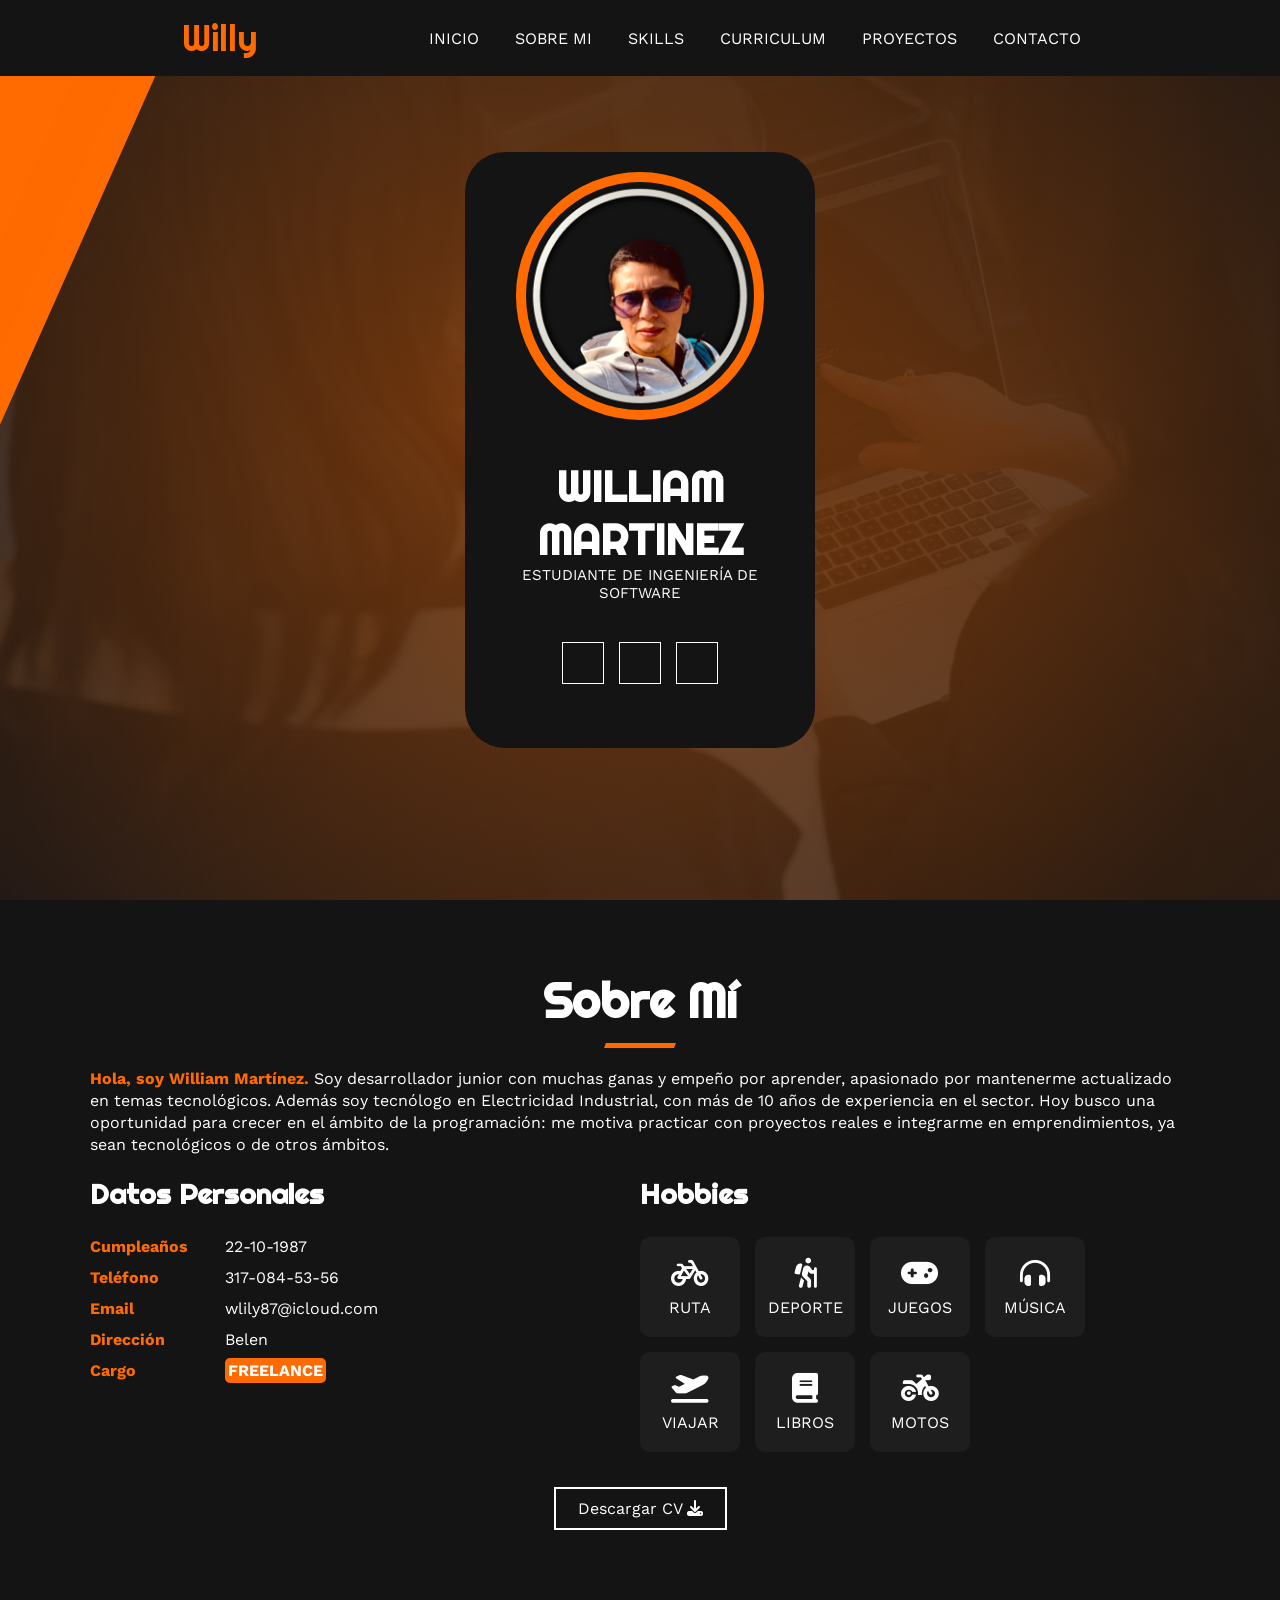
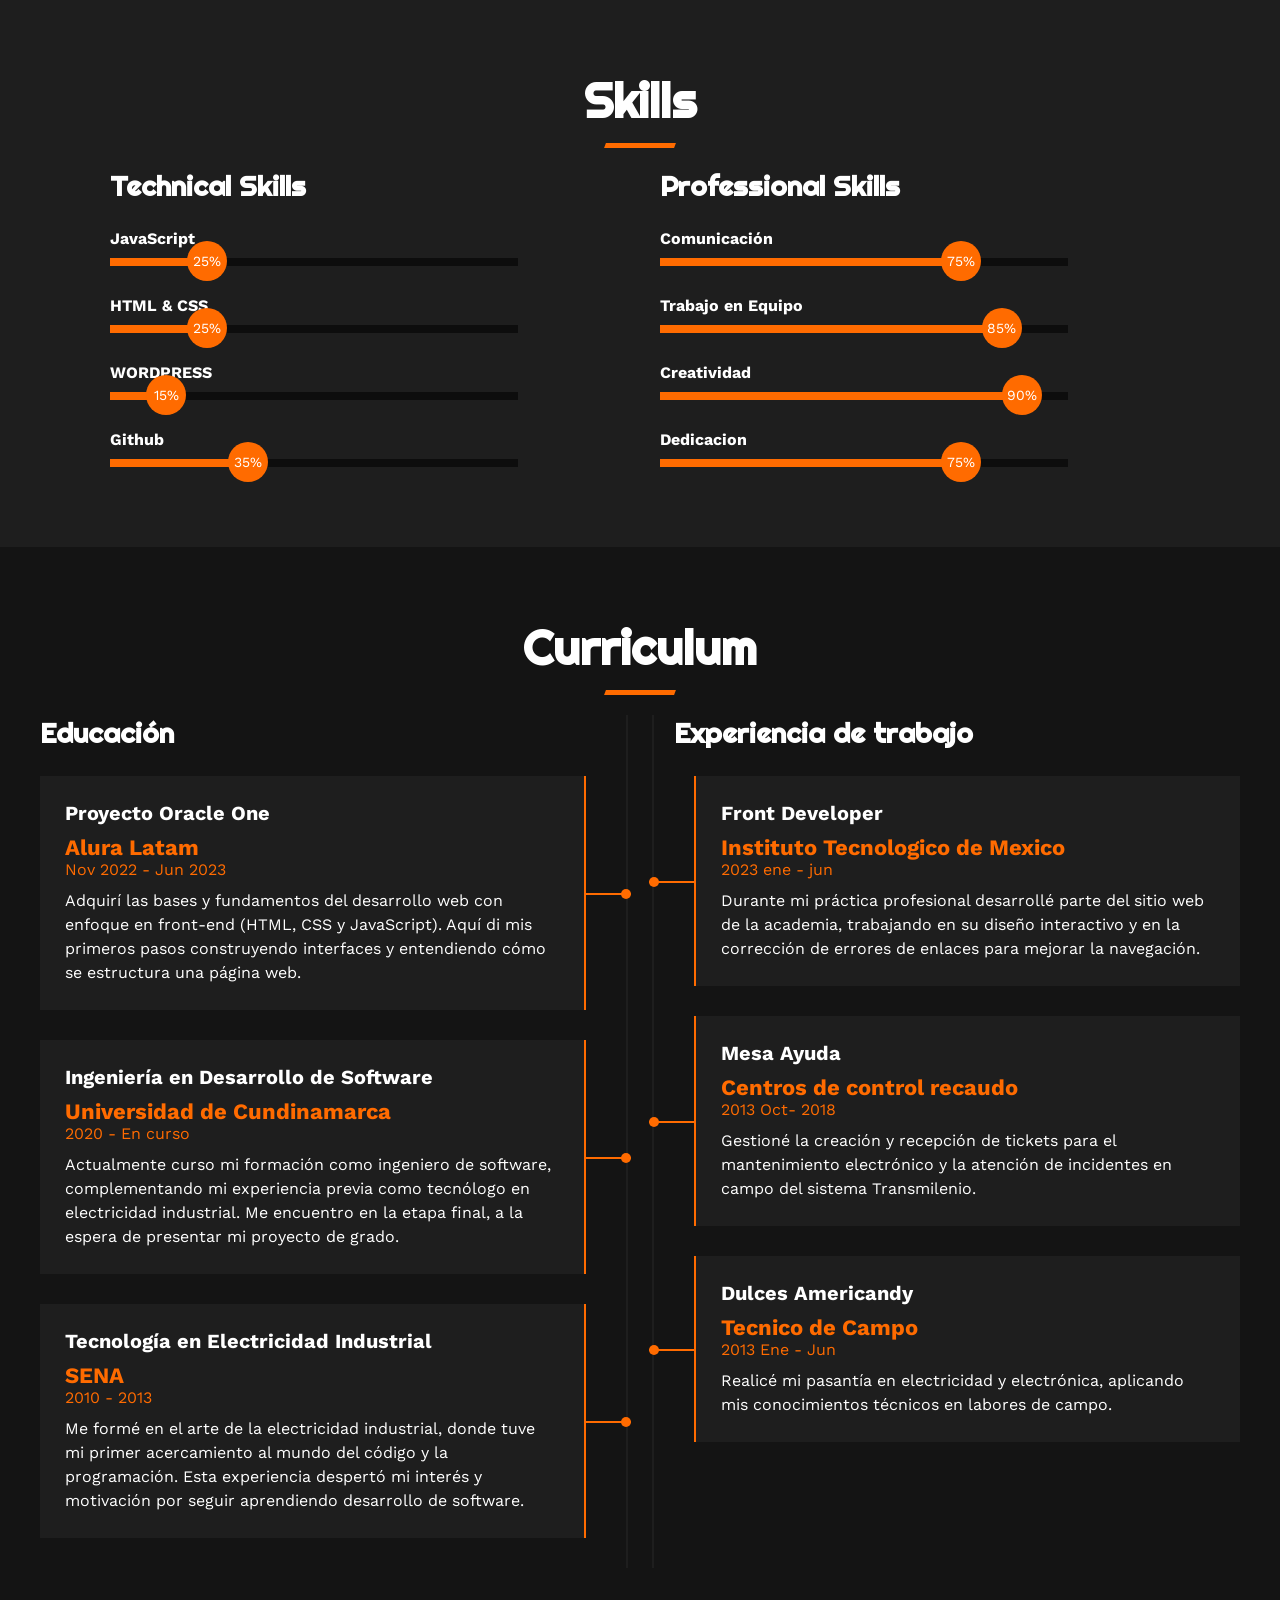
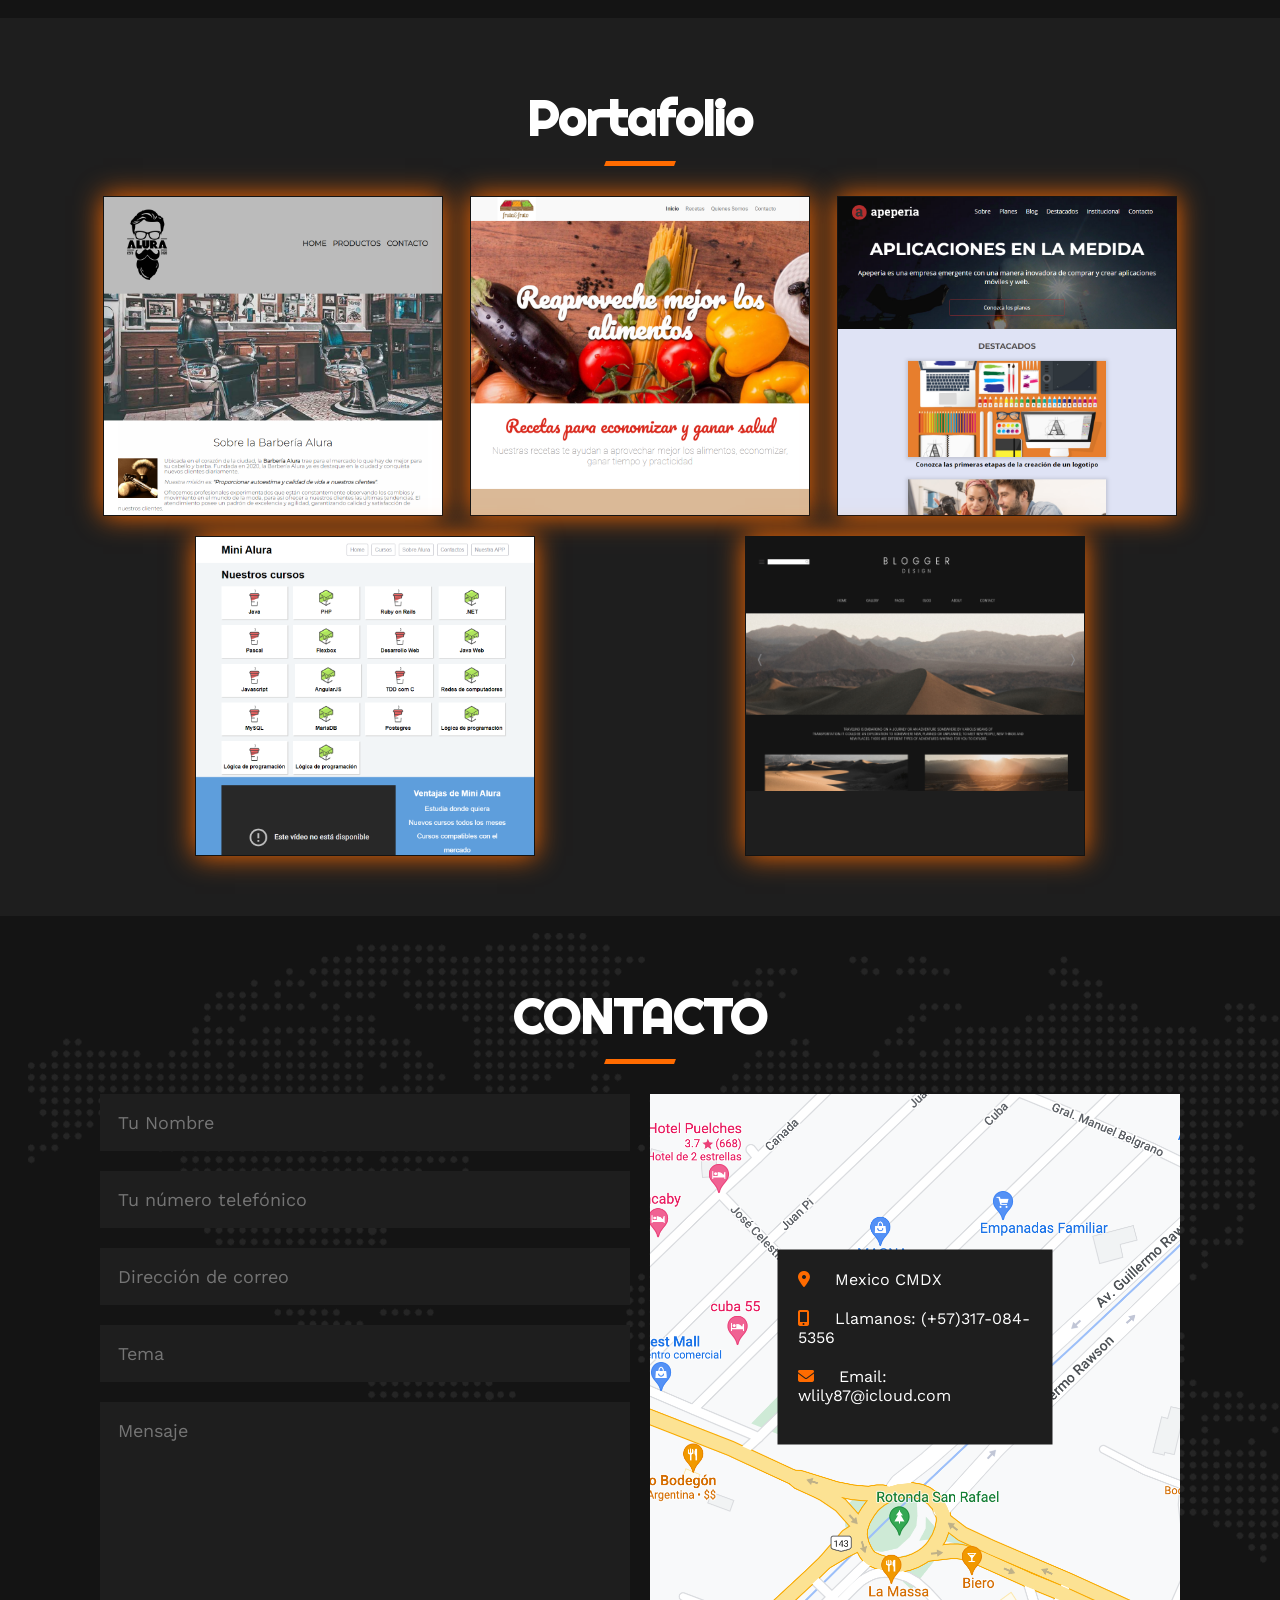
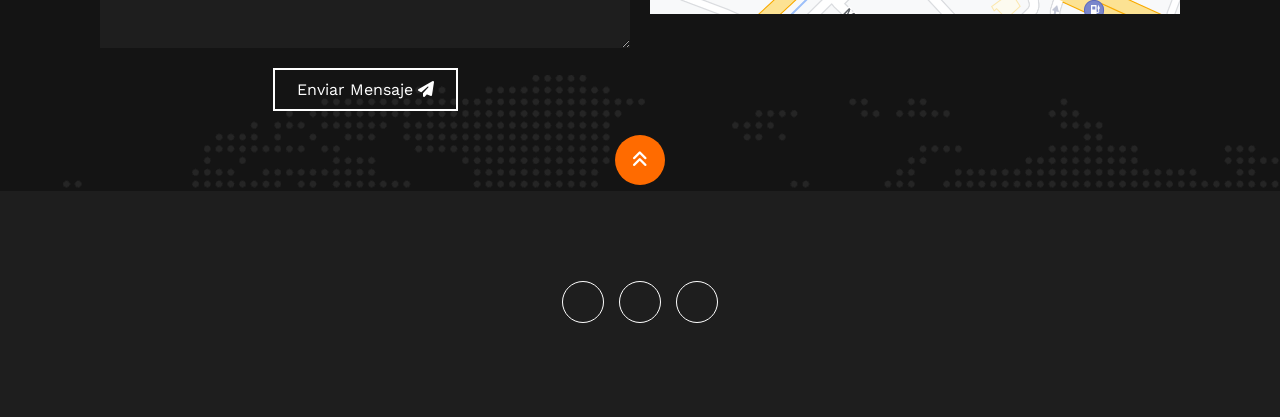
<file: index.html>
<!DOCTYPE html>
<html lang="en">
<head>
    <meta charset="UTF-8">
    <meta http-equiv="X-UA-Compatible" content="IE=edge">
    <meta name="viewport" content="width=device-width, initial-scale=1.0">
    <link rel="stylesheet" href="https://cdnjs.cloudflare.com/ajax/libs/font-awesome/6.4.0/css/all.min.css" integrity="sha512-iecdLmaskl7CVkqkXNQ/ZH/XLlvWZOJyj7Yy7tcenmpD1ypASozpmT/E0iPtmFIB46ZmdtAc9eNBvH0H/ZpiBw==" crossorigin="anonymous" referrerpolicy="no-referrer" />
    <link rel="stylesheet" href="https://unicons.iconscout.com/release/v4.0.8/css/line.css">
    <title>Portafolio</title>
    <link rel="stylesheet" href="styles.css">
    
</head>
<body>
    <!--MENU ENCABEZADO-->  
    <div class="contenedor-header">
        <header>
            <div class="logo">
                <a href="#">Willy</a>
            </div>
            <nav id="nav" >
                <ul>
                    <li><a href="#inicio" onclick="seleccionar()">INICIO</a></li>
                    <li><a href="#sobremi" onclick="seleccionar()">SOBRE MI</a></li>
                    <li><a href="#skills" onclick="seleccionar()">SKILLS</a></li>
                    <li><a href="#curriculum" onclick="seleccionar()">CURRICULUM</a></li>
                    <li><a href="#portafolio" onclick="seleccionar()">PROYECTOS</a></li>
                    <li><a href="#contacto" onclick="seleccionar()">CONTACTO</a></li>
                                    </ul>
            </nav>
            <div class="nav-responsive"  onclick="mostrarOcultarMenu()">
                <i class="uil uil-bars"></i>
            </div>
        </header>
    </div>
    <!--SECCION DE INICIO--> 
    <section id="inicio" class="inicio">
        <div class="contenido-banner">
            <div class="contenedor-img">
                <img class="mifoto" src="imagenes portafolio/Imagen1.png" alt="mi foto de presentacion">
            </div>
            <h1>WILLIAM MARTINEZ</h1>
            <h2>ESTUDIANTE DE INGENIERÍA DE SOFTWARE</h2>
            <div class="redes">
                <a href="https://github.com/wlily35" target="_blank"><i class="uil uil-github-alt"></i></a>
                <a href="#"><i class="uil uil-instagram"></i></a>
                <a href="#"><i class="uil uil-linkedin"></i></a>
            </div>
        </div>
        
    </section>
    <!--SECCION SOBRE MI--> 
    <section id="sobremi" class="sobremi">
        <div class="contenido-seccion">
            <h2>Sobre Mí</h2>
            <p><span>Hola, soy William Martínez. </span>Soy desarrollador junior con muchas ganas y empeño por aprender, apasionado por mantenerme actualizado en temas tecnológicos. Además soy tecnólogo en Electricidad Industrial, con más de 10 años de experiencia en el sector. Hoy busco una oportunidad para crecer en el ámbito de la programación: me motiva practicar con proyectos reales e integrarme en emprendimientos, ya sean tecnológicos o de otros ámbitos.</p>

            <div class="fila">
                <!--DATOS PERSONALES-->
                <div class="col">
                    <h3>Datos Personales</h3>
                    <ul>
                        <li>
                            <strong>Cumpleaños</strong>
                            22-10-1987
                        </li>
                        <li>
                            <strong>Teléfono</strong>
                            317-084-53-56
                        </li>
                        <li>
                            <strong>Email</strong>
                            wlily87@icloud.com
                        </li>
                        <li>
                            <strong>Dirección</strong>
                            Belen
                        </li>
                        <li>
                            <strong>Cargo</strong>
                            <span>FREELANCE</span>
                        </li>
                    </ul>
                </div>
                 <!--intereses-->
                <div class="col">
                    <h3>Hobbies</h3>
                    <div class="contenedor-intereses">
                        <div class="interes">
                            <i class="fa-solid fa-bicycle"></i>
                            <span>RUTA</span>
                        </div>
                        <div class="interes">
                            <i class="fa-solid fa-person-hiking"></i>
                            <span>DEPORTE</span>
                        </div>
                        <div class="interes">
                            <i class="fa-solid fa-gamepad"></i>
                            <span>JUEGOS</span>
                        </div>
                        <div class="interes">
                            <i class="fa-solid fa-headphones-simple"></i>
                            <span>MÚSICA</span>
                        </div>
                        <div class="interes">
                            <i class="fa-solid fa-plane-departure"></i>
                            <span>VIAJAR</span>
                        </div>
                        <div class="interes">
                            <i class="fa-solid fa-book"></i>
                            <span>LIBROS</span>
                        </div>
                        <div class="interes">
                            <i class="fa-solid fa-motorcycle"></i>
                            <span>MOTOS</span>
                        </div>
                    </div>
                </div>
            </div>
            <a href="CV-William-Martinez.pdf" download>
                <button>
                    Descargar CV <i class="fa-solid fa-download"></i>
                    <span class="overlay"></span>
                </button>
            </a>
        </div>
    </section>
    <!--SECCION skills--> 
    <section id="skills" class="skills">
        <div class="contenido-seccion">
            <h2>Skills</h2>
            <div class="fila">
                <!--tecnicos skills--> 
                <div class="col">
                    <h3>Technical Skills</h3>
                    <div class="skill">
                        <span>JavaScript</span>
                        <div class="barra-skills">
                            <div class="progreso">
                                <span>25%</span>
                            </div>
                        </div>
                    </div>
                    <div class="skill">
                        <span>HTML & CSS</span>
                        <div class="barra-skills">
                            <div class="progreso">
                                <span>25%</span>
                            </div>
                        </div>
                    </div>
                    <div class="skill">
                        <span>WORDPRESS</span>
                        <div class="barra-skills">
                            <div class="progreso">
                                <span>15%</span>
                            </div>
                        </div>
                    </div>
                    <div class="skill">
                        <span>Github</span>
                        <div class="barra-skills">
                            <div class="progreso">
                                <span>35%</span>
                            </div>
                        </div>
                    </div>
                </div>
                <!--PROFESIONAL skills--> 
                <div class="col">
                    <h3>Professional Skills</h3>
                    <div class="skill">
                        <span>Comunicación</span>
                        <div class="barra-skills">
                            <div class="progreso">
                                <span>75%</span>
                            </div>
                        </div>
                    </div>
                    <div class="skill">
                        <span>Trabajo en Equipo</span>
                        <div class="barra-skills">
                            <div class="progreso">
                                <span>85%</span>
                            </div>
                        </div>
                    </div>
                    <div class="skill">
                        <span>Creatividad</span>
                        <div class="barra-skills">
                            <div class="progreso">
                                <span>90%</span>
                            </div>
                        </div>
                    </div>
                    <div class="skill">
                        <span>Dedicacion</span>
                        <div class="barra-skills">
                            <div class="progreso">
                                <span>75%</span>
                            </div>
                        </div>
                    </div>
                </div>
            </div>
        </div>
    </section>
    <!--SECCION CURRICULUM-->
    <section id="curriculum" class="curriculum">
        <div class="contenido-section">
            <h2>Curriculum</h2>
            <div class="fila">
                <div class="col izquierda">
                    <h3>Educación</h3>
                    <div class="item izq">
                        <h4>Proyecto Oracle One </h4>
                        <span class="casa">Alura Latam</span>
                        <span class="fecha">Nov 2022 - Jun 2023</span>
                        <p>Adquirí las bases y fundamentos del desarrollo web con enfoque en front-end (HTML, CSS y JavaScript). Aquí di mis primeros pasos construyendo interfaces y entendiendo cómo se estructura una página web.</p>
                        <div class="conectori">
                            <div class="circuloi"></div>
                        </div>
                    </div>
                    <div class="item izq">
                        <h4>Ingeniería en Desarrollo de Software </h4>
                        <span class="casa">Universidad de Cundinamarca</span>
                        <span class="fecha">2020 - En curso</span>
                        <p>Actualmente curso mi formación como ingeniero de software, complementando mi experiencia previa como tecnólogo en electricidad industrial. Me encuentro en la etapa final, a la espera de presentar mi proyecto de grado.</p>
                        <div class="conectori">
                            <div class="circuloi"></div>
                        </div>
                    </div>
                    <div class="item izq">
                        <h4>Tecnología en Electricidad Industrial</h4>
                        <span class="casa">SENA</span>
                        <span class="fecha">2010 - 2013</span>
                        <p>Me formé en el arte de la electricidad industrial, donde tuve mi primer acercamiento al mundo del código y la programación. Esta experiencia despertó mi interés y motivación por seguir aprendiendo desarrollo de software.</p>
                        <div class="conectori">
                            <div class="circuloi"></div>
                        </div>
                    </div>
                </div>
                <div class="col derecha">
                    <h3>Experiencia de trabajo</h3>
                    <div class="item der">
                        <h4>Front Developer</h4>
                        <span class="casa">Instituto Tecnologico de Mexico</span>
                        <span class="fecha">2023 ene - jun</span>
                        <p>Durante mi práctica profesional desarrollé parte del sitio web de la academia, trabajando en su diseño interactivo y en la corrección de errores de enlaces para mejorar la navegación.</p>
                        <div class="conectord">
                            <div class="circulod"></div>
                        </div>
                    </div>
                    <div class="item der">
                        <h4>Mesa Ayuda</h4>
                        <span class="casa">Centros de control recaudo</span>
                        <span class="fecha">2013 Oct- 2018</span>
                        <p>Gestioné la creación y recepción de tickets para el mantenimiento electrónico y la atención de incidentes en campo del sistema Transmilenio.</p>
                        <div class="conectord">
                            <div class="circulod"></div>
                        </div>
                    </div>
                    <div class="item der">
                        <h4>Dulces Americandy</h4>
                        <span class="casa">Tecnico de Campo</span>
                        <span class="fecha">2013 Ene - Jun</span>
                        <p>Realicé mi pasantía en electricidad y electrónica, aplicando mis conocimientos técnicos en labores de campo.</p>
                        <div class="conectord">
                            <div class="circulod"></div>
                        </div>
                    </div>
                </div>
            </div>
        </div>
    </section>
    <!--SECCION PORTAFOLIO-->
    <section id="portafolio" class="portafolio">
        <div class="contenido-seccion">
            <h2>Portafolio</h2>
            <div class="galeria">
                <div class="proyectos">
                    <img src="imagenes portafolio/barberia.png" alt="">
                    <div class="overlay">
                        <h3>Diseño Creativo</h3>
                        <p>Barbería</p>
                    </div>
                </div>
                <div class="proyectos">
                    <img src="imagenes portafolio/frutasyfruto.png" alt="">
                    <div class="overlay">
                        <h3>Diseño Creativo</h3>
                        <p>Frutas&Fruto</p>
                    </div>
                </div>
                <div class="proyectos">
                    <img src="imagenes portafolio/appeperia.png" alt="">
                    <div class="overlay">
                        <h3>Diseño Creativo</h3>
                        <p>Apepiria</p>
                    </div>
                </div>
                <div class="proyectos">
                    <img src="imagenes portafolio/cursos.png" alt="">
                    <div class="overlay">
                        <h3>Diseño Creativo</h3>
                        <p>Cursos</p>
                    </div>
                </div>
                <div class="proyectos">
                    <img src="img/p1.jpg" alt="">
                    <div class="overlay">
                        <h3>Diseño Creativo</h3>
                        <p>Cursos</p>
                    </div>
                </div>
            </div>
        </div>
    </section>
    <!--SECCION CONTACTO -->
    <section id="contacto" class="contacto">
        <div class="contenido-seccion">
            <h2>CONTACTO</h2>
            <div class="fila">
                <!-- FORMULARIO-->
                <div class="col">
                    <input type="text" placeholder="Tu Nombre">
                    <input type="text" placeholder="Tu número telefónico">
                    <input type="text" placeholder="Dirección de correo">
                    <input type="text" placeholder="Tema">
                    <textarea name="" id="input" cols="30" rows="10" placeholder="Mensaje"></textarea>
                    <button>
                        Enviar Mensaje <i class="fa-solid fa-paper-plane"></i>
                        <span class="overlay"></span>
                    </button>
                </div>
                <!-- MAPA -->
                <div class="col">
                    <img src="img/ubicacion.png" alt="">
                    <div class="info">
                        <ul>
                            <li>
                                <i class="fa-solid fa-location-dot"></i>
                                Mexico CMDX
                            </li>
                            <li>
                                <i class="fa-solid fa-mobile-screen-button"></i>
                                Llamanos: (+57)317-084-5356
                            </li>
                            <li>
                                <i class="fa-solid fa-envelope"></i>
                                Email: wlily87@icloud.com
                            </li>
                        </ul>
                    </div>
                </div>
            </div>
        </div>
    </section>
    <!-- FOOTER -->
    <footer>
        <a href="#inicio" class="arriba">
            <i class="fa-solid fa-angles-up"></i>
        </a>
        <div class="redes">
            <a href="https://github.com/wlily35" target="_blank"><i class="uil uil-github-alt"></i></a>
            <a href="#"><i class="uil uil-instagram"></i></a>
            <a href="#"><i class="uil uil-linkedin"></i></a>
        </div>
    </footer>
    <script src="validador.js"></script>
</body>
</html>         
</file>
<file: styles.css>
@import url('https://fonts.googleapis.com/css2?family=Righteous&family=Work+Sans:wght@100;200;300;400;600;800&display=swap');

*{
    box-sizing: border-box;
    font-family: 'work Sans';
    margin: 0;
    padding: 0;
}
html{
    /*ME PERMITE DESLIZAR CUANDO HAGO CLIC EN LOS LINK DEL MENU*/
    scroll-behavior: smooth;
    /*evita que el encabezado fijo tape los titulos al navegar*/
    scroll-padding-top: 80px;
}
/*MENU*/
.contenedor-header{
    background: #141414;
    position: fixed;
    width: 100%;
    top: 0;
    left: 0;
    z-index: 99;
}
.contenedor-header header{
    max-width: 1100px;
    margin: auto;
    display: flex;
    justify-content: space-around;
    align-items: center;
    padding: 15px;
}
.contenedor-header header .logo a {
    font-family: 'Righteous';
    font-size: 36px;
    color: #FF6B00;
    text-decoration: none;
}
.contenedor-header header ul {
    display: flex;
    list-style: none;
}
.contenedor-header header nav ul li a {
    text-align: none;
    color: #fff;
    margin: 0 15px;
    padding: 3px;
    transition: .5s;
    text-decoration: none;
}
.contenedor-header header nav ul li a:hover{
    color: #FF6B00;
}
.nav-responsive{
    background-color: #FF6B00;
    color: #fff;
    padding: 5px 10px;
    border-radius: 5px;
    cursor: pointer;
    display: none;
}
/*inicio*/

.inicio {
    background:
        radial-gradient(circle at 20% 25%, rgba(255,107,0,.30), transparent 38%),
        radial-gradient(circle at 85% 75%, rgba(255,107,0,.22), transparent 42%),
        linear-gradient(to top, rgba(20,20,20,.85), rgba(20,20,20,.95)),
        url(img/fondo.jpg);
    background-size: 180% 180%, 180% 180%, cover, cover;
    background-position: 0% 0%, 100% 100%, center, center;
    animation: glowShift 16s ease-in-out infinite;
    height: 100vh;
    color: #fff;
    display: flex;
    align-items: center; 
}
.inicio .contenido-banner{
    padding: 20px;
    background-color: #141414;
    max-width: 350px;
    margin: auto;
    text-align: center;
    border-radius: 40px;
    
}
.inicio .contenido-banner img{
    margin-top: 40px;
    border: 10px solid #FF6B00;
    display: block;
    width: 80%;
    margin: auto;
    border-radius: 100%;
}
.inicio .contenido-banner h1 {
    margin-top: 40px;
    font-size: 42px;
    font-family: 'Righteous';
}
.inicio .contenido-banner h2{
    font-size: 15px;
    font-weight: normal;
}
.inicio .contenido-banner .redes a {
    color: #fff;
    display: inline-block;
    text-decoration: none;
    border: 1px solid #fff;
    width: 42px;
    height: 42px;
    line-height: 42px;
    margin: 40px 5px;
    font-size: 20px;
    transition: .3s;

}
.inicio .contenido-banner .redes a:hover{
    background: #FF6B00;
}
/*SOBRE MI*/
.sobremi{
    background-color: #141414;
    color: #fff;
    padding: 50px 20px;
}
.sobremi .contenido-seccion {
    max-width: 1100px;
    margin: auto;
}
.sobremi h2 {
    font-size: 48px;
    font-family: 'Righteous' ;
    text-align: center;
    padding: 20px 0;
}
.sobremi .contenido-seccion p {
    font: 18px;
    line-height: 22px;
    margin-bottom: 20px;  
}
.sobremi .contenido-seccion p span {
    color: #FF6B00;
    font-weight: bold;
}
.sobremi .fila {
    display: flex;
    
}
.sobremi .fila .col {
    width: 50%;
}
.sobremi .fila .col h3 {
    font-size: 28px;
    font-family: 'Righteous';
    margin-bottom: 25px;
}
.sobremi .fila .col ul {
    list-style: none;
}
.sobremi .fila .col ul li {
    margin: 12px 0;
}
.sobremi .fila .col ul li strong {
    display: inline-block;
    color: #FF6B00;
    width: 130px;
}
.sobremi .fila .col ul li span {
    background-color: #FF6B00;
    padding: 3px;
    font-weight: bold;
    border-radius: 5px;
}
.sobremi .fila .col .contenedor-intereses {
    display: flex;
    flex-wrap: wrap;
}
.sobremi .fila .col .contenedor-intereses .interes {
    width: 100px;
    height: 100px;
    background-color: #1e1e1e;
    border-radius: 10px;
    margin: 0 15px 15px 0;
    display: flex;
    flex-direction: column;
    align-items: center;
    justify-content: center;
    transition: .3s;
}
.sobremi .fila .col .contenedor-intereses .interes:hover{
    background-color: #FF6B00;
}
.sobremi .fila .col .contenedor-intereses .interes i {
    font-size: 30px;
    margin-bottom: 10px;
}
.sobremi button{
    cursor: pointer;
    background-color: transparent;
    border: 2px solid #fff;
    width: fit-content;
    display: block;
    margin: 20px auto;
    padding: 10px 22px;
    font-size: 16px;
    color: #fff;
    position: relative;
    z-index: 10;
}
.sobremi button .overlay{
    position: absolute;
    top: 0;
    left: 0;
    width: 0%;
    height: 100%;
    background-color: #FF6B00;
    z-index: -1;
    transition: 1s;
}
.sobremi button:hover .overlay{
    width: 100%;
}
/*seccion skills*/
.skills{
    background-color: #1e1e1e;
    color: #fff;
    padding: 50px 20px;
}
.skills .contenido-seccion {
    max-width: 1100px;
    margin: auto;
}
.skills h2 {
    font-size: 48px;
    font-family: 'Righteous' ;
    text-align: center;
    padding: 20px 0;
}
.skills .fila{
    display: flex;
}
.skills .fila .col{
    width: 50%;
    padding: 0 20px;
}
.skills .fila .col h3{
    font-size: 28px;
    font-family: 'Righteous';
    margin-bottom: 25px;
}
.skills .skill > span{
    font-weight: bold;
    display: block;
    margin-bottom: 10px;
}
.skills .skill .barra-skills{
    height: 8px;
    width: 80%;
    background-color: #0d0d0d;
    position: relative;
    margin-bottom: 30px;
}
.skills .skill .progreso{
    background-color: #FF6B00;
    position: absolute;
    top: 0;
    left: 0;
    height: 8px;
}
.skills .skill .barra-skills span{
    position: absolute;
    height: 40px;
    width: 40px;
    background-color: #FF6B00;
    border-radius: 50px;
    line-height: 40px;
    text-align: center;
    top: -17px;
    right: -15px;
    font-size: 14px;
}
/*estas clases se agregaran dinamicamente con javascript*/

.skills .skill .javascript {
    width: 0%;
    animation: 2s javascript forwards;
}
@keyframes javascript{
    0%{width: 0%;}
    100%{width: 25%;}
}
.skills .skill .htmlcss {
    width: 0%;
    animation: 2s htmlcss forwards;
}
@keyframes htmlcss{
    0%{width: 0%;}
    100%{width: 25%;}
}
.skills .skill .wordpress {
    width: 0%;
    animation: 2s wordpress forwards;
}
@keyframes wordpress{
    0%{width: 0%;}
    100%{width: 15%;}
}
.skills .skill .github {
    width: 0%;
    animation: 2s github forwards;
}
@keyframes github{
    0%{width: 0%;}
    100%{width: 35%;}
}
.skills .skill .comunicacion {
    width: 0%;
    animation: 2s comunicacion forwards;
}
@keyframes comunicacion{
    0%{width: 0%;}
    100%{width: 75%;}
}
.skills .skill .equipo {
    width: 0%;
    animation: 2s equipo forwards;
}
@keyframes equipo{
    0%{width: 0%;}
    100%{width: 85%;}
}
.skills .skill .creatividad {
    width: 0%;
    animation: 2s creatividad forwards;
}
@keyframes creatividad{
    0%{width: 0%;}
    100%{width: 90%;}
}
.skills .skill .dedicacion {
    width: 0%;
    animation: 2s dedicacion forwards;
}
@keyframes dedicacion{
    0%{width: 0%;}
    100%{width: 75%;}
}
/*SECCION CURRICULUM*/

.curriculum{
    background-color: #141414;
    color: #fff;
    padding: 50px 20px;
}
.curriculum .contenido-seccion {
    max-width: 1100px;
    margin: auto;
}
.curriculum h2 {
    font-size: 48px;
    font-family: 'Righteous' ;
    text-align: center;
    padding: 20px 0;
}
.curriculum .fila{
    display: flex;
    justify-content: space-between;
}
.curriculum .fila .col{
    width: 49%;
    padding: 0 20px;
}
.curriculum .fila .col h3{
    font-size: 28px;
    font-family: 'Righteous';
    margin-bottom: 25px;
}
.curriculum .fila .izquierda{
    border-right: 2px solid #1e1e1e;
}
.curriculum .fila .derecha{
    border-left: 2px solid #1e1e1e;
}
.curriculum .fila .item{
    padding: 25px;
    margin-bottom: 30px;
    background-color: #1e1e1e;
    position: relative;
}
.curriculum .fila .item h4{
    font-size: 20px;
    margin-bottom: 10px;
}
.curriculum .fila .item .casa{
    color: #FF6B00;
    font-size: 22px;
    font-weight: bold;
    display: block;
}
.curriculum .fila .item .fecha{
    display: block;
    color: #FF6B00;
    margin-bottom: 10px;
}
.curriculum .fila .item p{
    line-height: 24px;
}
.curriculum .fila .izq{
    border-right: 2px solid #FF6B00;
    margin-right: 20px;
}
.curriculum .fila .der{
    border-left: 2px solid #FF6B00;
    margin-left: 20px;
}
.curriculum .fila .item .conectori{
    height: 2px;
    background-color: #FF6B00;
    width: 47px;
    position: absolute;
    top: 50%;
    right: -47px;
    z-index: 5;
}
.curriculum .fila .item .circuloi{
    display: block;
    height: 10px;
    width: 10px;
    border-radius: 50%;
    background-color: #FF6B00;
    float: right;
    position: relative;
    bottom: 4px;
}
.curriculum .fila .item .conectord{
    height: 2px;
    background-color: #FF6B00;
    width: 47px;
    position: absolute;
    top: 50%;
    left:-47px;
    z-index: 5;
}
.curriculum .fila .item .circulod{
    display: block;
    height: 10px;
    width: 10px;
    border-radius: 50%;
    background-color: #FF6B00;
    float: left;
    position: relative;
    bottom: 4px;
}
/*SECCION DE PORTAFOLIO*/
.portafolio{
    background-color: #1e1e1e;
    color: #fff;
    padding: 50px 20px;
}
.portafolio .contenido-seccion {
    max-width: 1100px;
    margin: auto;
}
.portafolio h2 {
    font-size: 48px;
    font-family: 'Righteous' ;
    text-align: center;
    padding: 20px 0;
}

.portafolio .galeria {
    display: flex;
    flex-wrap: wrap;
    justify-content: space-around;
}
.portafolio .galeria .proyectos{
    position: relative;
    max-width: 340px;
    height: fit-content;
    margin: 10px;
    cursor: pointer;
}

.portafolio .galeria .proyectos img{
    width: 100%;
    display: block;
}

.portafolio .galeria .proyectos .overlay{
    position: absolute;
    top: 0;
    width: 100%;
    height: 100%;
    text-align: center;
    background: linear-gradient(rgba(255,107,0,.8), rgba(255,107,0,.8));
    display: flex;
    flex-direction: column;
    justify-content: center;
    transition: 1s;
    font-size: 18px;
    letter-spacing: 3px;
    opacity: 0;
}
.portafolio .galeria .proyectos img{
    transform: 0;
    transition: all 5s ease;
}
.portafolio .galeria .proyectos:hover img{
    transform: translateY(-100%);
}

.portafolio .galeria .proyectos{
    height: 20rem;
    display: block;
    border: .1rem solid #141414;
    overflow: hidden;
    box-shadow: 0 0 1.6rem #FF6B00;
    transition: all 400ms ease;
}
.portafolio .galeria .proyectos:hover {
    box-shadow: none;
}

.portafolio .galeria .proyectos .overlay h3{
    margin-bottom: 20px;
}
/*SECCION CONTACTO*/
.contacto{
    background-image: url(img/contact_bg.png);
    background-color: #141414;
    color: #fff;
    padding: 50px 0;
}
.contacto .contenido-seccion{
    max-width: 1100px;
    margin: auto;
}
.contacto h2{
    font-size: 48px;
    font-family: 'Righteous' ;
    text-align: center;
    padding: 20px 0;
}
.contacto .fila{
    display: flex;
}
.contacto .col{
    width: 50%;
    padding: 10px;
    position: relative;
}
.contacto .col input, .contacto .col textarea{
    display: block;
    width: 100%;
    padding: 18px;
    border: none;
    margin-bottom: 20px;
    background-color: #1e1e1e;
    color: #FF6B00;
    font-size: 18px;
}
.contacto button{
    cursor: pointer;
    background-color: transparent;
    border: 2px solid #fff;
    width: fit-content;
    display: block;
    margin: 20px auto;
    padding: 10px 22px;
    font-size: 16px;
    color: #fff;
    position: relative;
    z-index: 10;
}
.contacto button .overlay{
    position: absolute;
    top: 0;
    left: 0;
    width: 0%;
    height: 100%;
    background-color: #FF6B00;
    z-index: -1;
    transition: 1s;
}
.contacto button:hover .overlay{
    width: 100%;
}
.contacto .col img{
    width: 100%;
}
.contacto .col .info{
    position: absolute;
    top: 40%;
    background-color: #1e1e1e;
    padding: 20px;
    max-width: 350px;
    left: 50%;
    transform: translate(-50%, -50%);
}
.contacto .col .info ul{
    list-style: none;
}
.contacto .col .info ul li{
    margin-bottom: 20px;
}
.contacto .col .info ul li i{
    color: #FF6B00;
    display: inline-block;
    margin-right: 20px;
}
/*SECCION footer*/
footer{
    background-color: #1e1e1e;
    color: #fff;
    padding: 50px 0 30px 0;
    text-align: center;
    position: relative;
    width: 100%;
}
footer .redes{
    margin-bottom: 20px;
}
footer .redes a{
    color: #fff;
    display: inline-block;
    text-decoration: none;
    border: 1px solid #fff;
    border-radius: 100%;
    width: 42px;
    height: 42px;
    line-height: 42px;
    margin: 40px 5px;
    font-size: 20px;
    transition: .3s;
}
footer .arriba{
    display: block;
    width: 50px;
    height: 50px;
    background-color: #FF6B00;
    color: #fff;
    position: absolute;
    left: 50%;
    transform: translateX(-50%);
    top: -25%;
    border-radius: 50%;
    line-height: 50px;
    font-size: 18px;
}
/*SECCION RESPONSIVA*/

@media screen and  (max-width:980px) {
    nav{
        display: none;
    }
    .nav-responsive{
        display: block;
    }
    nav.responsive{
        display: block;
        position: absolute;
        right: 0;
        top: 75px;
        background-color: #1e1e1e;
        width: 180px;
    }
    nav.responsive ul{
        display: block !important;
    }
    nav.responsive ul li {
        border-bottom: 1px solid #fff;
        padding: 10px 0;
    }
}
@media screen and  (max-width:700px){
    .sobremi .fila{
        display: block;
    }
    .sobremi .fila .col{
        width: fit-content;
    }
    .skills .fila{
        display: block;
    }
    .skills .fila .col{
        width: 100%;
    }
    .skills .fila .col .barra-skills{
        width: 100%;
    }
    .curriculum .fila {
        display: block;
    }
    .curriculum .fila .col{
        width: 90%;
    }
    .curriculum .fila .derecha{
        margin-left: 20px;
    }
    .portafolio .galeria{
        display: block;
        width: 100%;
    }
    .portafolio .galeria .proyecto{
        max-width: 100%;
    }
    .portafolio .galeria .proyectos img{
        width: 100%;
    }
    .contacto .fila{
        display: block;
    }
    .contacto .fila .col{
        width: 100%;
    }
}


/* ===== ACENTOS VIVOS: FORMAS DIAGONALES ===== */
.inicio{
    position: relative;
    overflow: hidden;
}
.inicio::before{
    content:"";
    position:absolute;
    top:-80px;
    left:-90px;
    width:190px;
    height:520px;
    background:#FF6B00;
    transform:rotate(24deg);
    z-index:1;
    animation: flotar1 9s ease-in-out infinite;
}
.inicio::after{
    content:"";
    position:absolute;
    top:-60px;
    left:30px;
    width:45px;
    height:480px;
    background:#FF6B00;
    opacity:.55;
    transform:rotate(24deg);
    z-index:1;
    animation: flotar2 11s ease-in-out infinite;
}
.inicio .contenido-banner{
    position:relative;
    z-index:2;
}
/* franja diagonal decorativa bajo cada titulo de seccion */
.sobremi h2, .skills h2, .curriculum h2, .portafolio h2, .contacto h2{
    position:relative;
}
.sobremi h2::after, .skills h2::after, .curriculum h2::after,
.portafolio h2::after, .contacto h2::after{
    content:"";
    display:block;
    width:70px;
    height:5px;
    background:#FF6B00;
    margin:12px auto 0;
    transform:skewX(-20deg);
}


/* ===== ANIMACIONES NOVEDOSAS DEL INICIO ===== */
@keyframes glowShift{
    0%,100%{ background-position: 0% 0%, 100% 100%, center, center; }
    50%{ background-position: 70% 40%, 30% 60%, center, center; }
}
@keyframes flotar1{
    0%,100%{ transform: rotate(24deg) translateY(0); }
    50%{ transform: rotate(24deg) translateY(35px); }
}
@keyframes flotar2{
    0%,100%{ transform: rotate(24deg) translateY(0); }
    50%{ transform: rotate(24deg) translateY(-35px); }
}
.inicio .contenido-banner{
    animation: aparecer 1.2s ease both;
}
@keyframes aparecer{
    from{ opacity:0; transform: translateY(35px); }
    to{ opacity:1; transform: translateY(0); }
}
.inicio .contenido-banner img{
    animation: pulso 3s ease-in-out infinite;
}
@keyframes pulso{
    0%,100%{ box-shadow: 0 0 0 rgba(255,107,0,.4); }
    50%{ box-shadow: 0 0 40px rgba(255,107,0,.75); }
}
</file>
